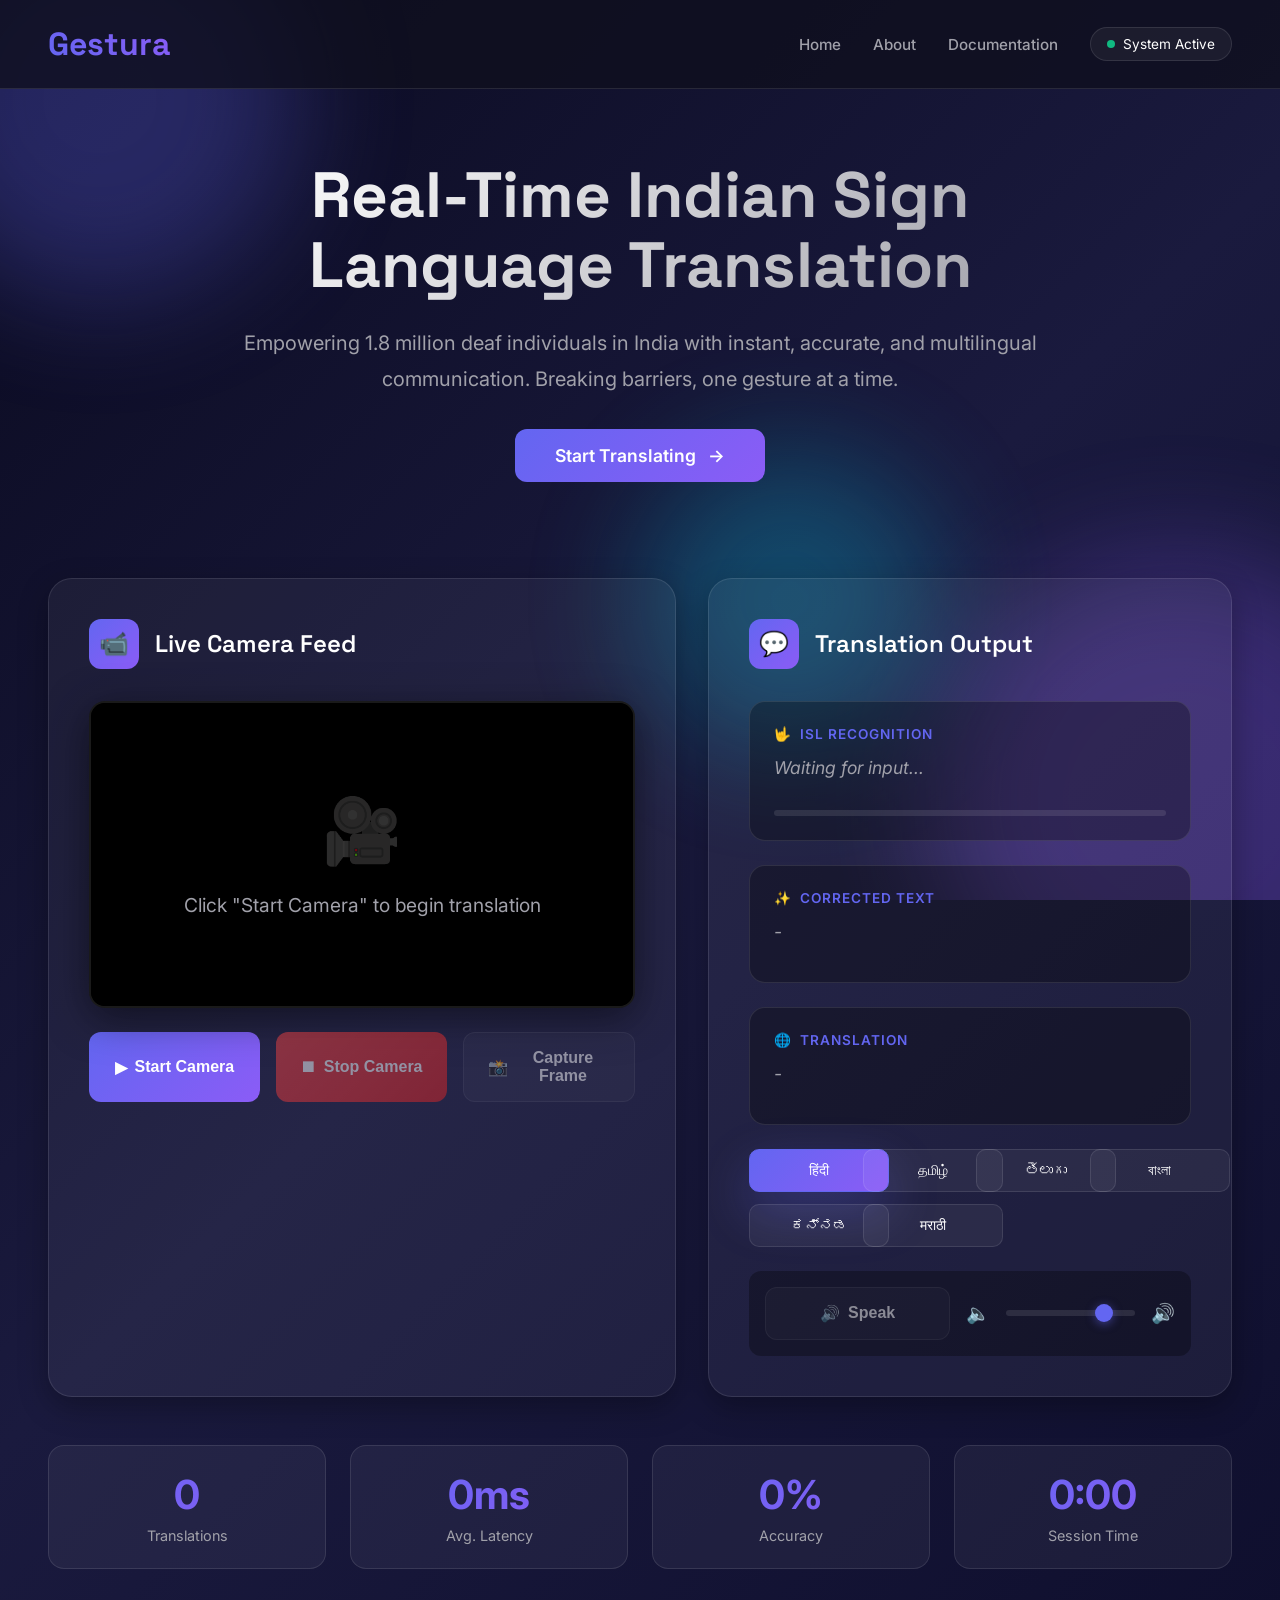
<file: frontend/index copy.html>
<!DOCTYPE html>
<html lang="en">
<head>
    <meta charset="UTF-8">
    <meta name="viewport" content="width=device-width, initial-scale=1.0">
    <title>Gestura | Breaking Communication Barriers</title>
    <link href="https://fonts.googleapis.com/css2?family=Inter:wght@300;400;500;600;700;800&family=Space+Grotesk:wght@400;500;600;700&display=swap" rel="stylesheet">
    <style>
        * {
            margin: 0;
            padding: 0;
            box-sizing: border-box;
        }

        :root {
            --primary: #6366f1;
            --primary-dark: #4f46e5;
            --accent: #8b5cf6;
            --success: #10b981;
            --danger: #ef4444;
            --warning: #f59e0b;
            --bg-dark: #0f0f1e;
            --bg-card: rgba(255, 255, 255, 0.03);
            --glass: rgba(255, 255, 255, 0.05);
            --glass-border: rgba(255, 255, 255, 0.1);
            --text-primary: #ffffff;
            --text-secondary: #a1a1aa;
            --shadow-primary: 0 20px 50px rgba(99, 102, 241, 0.3);
            --shadow-card: 0 10px 30px rgba(0, 0, 0, 0.3);
        }

        body {
            font-family: 'Inter', -apple-system, BlinkMacSystemFont, 'Segoe UI', sans-serif;
            background: linear-gradient(135deg, #0a0a1f 0%, #1a1a3e 50%, #0f0f2e 100%);
            color: var(--text-primary);
            min-height: 100vh;
            overflow-x: hidden;
            position: relative;
        }

        /* Animated Background */
        .bg-animation {
            position: fixed;
            width: 100%;
            height: 100%;
            top: 0;
            left: 0;
            z-index: 0;
            overflow: hidden;
            pointer-events: none;
        }

        .orb {
            position: absolute;
            border-radius: 50%;
            filter: blur(60px);
            opacity: 0.3;
            animation: float 20s infinite ease-in-out;
        }

        .orb-1 {
            width: 400px;
            height: 400px;
            background: var(--primary);
            top: -100px;
            left: -100px;
            animation-delay: 0s;
        }

        .orb-2 {
            width: 500px;
            height: 500px;
            background: var(--accent);
            bottom: -150px;
            right: -150px;
            animation-delay: 7s;
        }

        .orb-3 {
            width: 300px;
            height: 300px;
            background: #06b6d4;
            top: 50%;
            left: 50%;
            animation-delay: 14s;
        }

        @keyframes float {
            0%, 100% { transform: translate(0, 0) scale(1); }
            33% { transform: translate(50px, -50px) scale(1.1); }
            66% { transform: translate(-50px, 50px) scale(0.9); }
        }

        /* Landing Animation */
        #landing-screen {
            position: fixed;
            top: 0;
            left: 0;
            width: 100%;
            height: 100%;
            background: linear-gradient(135deg, #0a0a1f 0%, #1a1a3e 100%);
            display: flex;
            align-items: center;
            justify-content: center;
            z-index: 9999;
            animation: fadeOut 1s ease 3s forwards;
        }

        @keyframes fadeOut {
            to {
                opacity: 0;
                pointer-events: none;
            }
        }

        .landing-content {
            text-align: center;
        }

        .logo-reveal {
            font-family: 'Space Grotesk', sans-serif;
            font-size: 6rem;
            font-weight: 700;
            background: linear-gradient(45deg, #6366f1, #8b5cf6, #06b6d4, #10b981);
            background-size: 300% 300%;
            -webkit-background-clip: text;
            -webkit-text-fill-color: transparent;
            background-clip: text;
            animation: gradientShift 3s ease infinite, scaleIn 0.8s ease-out;
            letter-spacing: -0.02em;
        }

        @keyframes gradientShift {
            0%, 100% { background-position: 0% 50%; }
            50% { background-position: 100% 50%; }
        }

        @keyframes scaleIn {
            0% { transform: scale(0.5); opacity: 0; }
            100% { transform: scale(1); opacity: 1; }
        }

        .landing-tagline {
            font-size: 1.5rem;
            color: var(--text-secondary);
            margin-top: 1rem;
            animation: fadeInUp 1s ease 0.5s both;
        }

        @keyframes fadeInUp {
            from {
                opacity: 0;
                transform: translateY(30px);
            }
            to {
                opacity: 1;
                transform: translateY(0);
            }
        }

        /* Main Content */
        #main-content {
            position: relative;
            z-index: 1;
            opacity: 0;
            animation: fadeIn 1s ease 3s forwards;
        }

        @keyframes fadeIn {
            to { opacity: 1; }
        }

        /* Navigation */
        nav {
            position: fixed;
            top: 0;
            width: 100%;
            padding: 1.5rem 3rem;
            background: rgba(15, 15, 30, 0.8);
            backdrop-filter: blur(20px);
            border-bottom: 1px solid var(--glass-border);
            z-index: 100;
        }

        .nav-content {
            max-width: 1400px;
            margin: 0 auto;
            display: flex;
            justify-content: space-between;
            align-items: center;
        }

        .logo {
            font-family: 'Space Grotesk', sans-serif;
            font-size: 2rem;
            font-weight: 700;
            background: linear-gradient(45deg, var(--primary), var(--accent));
            -webkit-background-clip: text;
            -webkit-text-fill-color: transparent;
            background-clip: text;
        }

        .nav-links {
            display: flex;
            gap: 2rem;
            align-items: center;
        }

        .nav-link {
            color: var(--text-secondary);
            text-decoration: none;
            font-weight: 500;
            transition: color 0.3s;
            font-size: 0.95rem;
        }

        .nav-link:hover {
            color: var(--primary);
        }

        .status-badge {
            display: flex;
            align-items: center;
            gap: 0.5rem;
            padding: 0.5rem 1rem;
            background: var(--glass);
            border: 1px solid var(--glass-border);
            border-radius: 50px;
            font-size: 0.85rem;
        }

        .status-dot {
            width: 8px;
            height: 8px;
            border-radius: 50%;
            background: var(--success);
            animation: pulse 2s infinite;
        }

        @keyframes pulse {
            0%, 100% { opacity: 1; transform: scale(1); }
            50% { opacity: 0.5; transform: scale(1.2); }
        }

        /* Hero Section */
        .hero {
            padding: 10rem 3rem 3rem;
            text-align: center;
            max-width: 900px;
            margin: 0 auto;
        }

        .hero-title {
            font-family: 'Space Grotesk', sans-serif;
            font-size: 4rem;
            font-weight: 700;
            line-height: 1.1;
            margin-bottom: 1.5rem;
            background: linear-gradient(135deg, #ffffff 0%, #a1a1aa 100%);
            -webkit-background-clip: text;
            -webkit-text-fill-color: transparent;
            background-clip: text;
        }

        .hero-subtitle {
            font-size: 1.25rem;
            color: var(--text-secondary);
            line-height: 1.8;
            margin-bottom: 2rem;
        }

        .cta-button {
            display: inline-flex;
            align-items: center;
            gap: 0.75rem;
            padding: 1rem 2.5rem;
            background: linear-gradient(135deg, var(--primary), var(--accent));
            color: white;
            border: none;
            border-radius: 12px;
            font-size: 1.1rem;
            font-weight: 600;
            cursor: pointer;
            transition: all 0.3s;
            text-decoration: none;
        }

        .cta-button:hover {
            transform: translateY(-3px);
            box-shadow: var(--shadow-primary);
        }

        /* Main App Container */
        .app-container {
            max-width: 1600px;
            margin: 3rem auto;
            padding: 0 3rem;
        }

        .grid-layout {
            display: grid;
            grid-template-columns: 1.2fr 1fr;
            gap: 2rem;
            margin-bottom: 3rem;
        }

        /* Card Styles */
        .glass-card {
            background: var(--glass);
            backdrop-filter: blur(20px);
            border-radius: 24px;
            padding: 2.5rem;
            border: 1px solid var(--glass-border);
            box-shadow: var(--shadow-card);
            transition: all 0.3s;
        }

        .glass-card:hover {
            transform: translateY(-5px);
            border-color: rgba(99, 102, 241, 0.3);
            box-shadow: var(--shadow-primary);
        }

        .card-header {
            display: flex;
            align-items: center;
            gap: 1rem;
            margin-bottom: 2rem;
        }

        .card-icon {
            width: 50px;
            height: 50px;
            background: linear-gradient(135deg, var(--primary), var(--accent));
            border-radius: 12px;
            display: flex;
            align-items: center;
            justify-content: center;
            font-size: 1.5rem;
        }

        .card-title {
            font-family: 'Space Grotesk', sans-serif;
            font-size: 1.5rem;
            font-weight: 600;
        }

        /* Video Container */
        .video-wrapper {
            position: relative;
            width: 100%;
            aspect-ratio: 16/9;
            background: #000;
            border-radius: 16px;
            overflow: hidden;
            border: 2px solid var(--glass-border);
            box-shadow: 0 10px 40px rgba(0, 0, 0, 0.5);
        }

        #videoFeed {
            width: 100%;
            height: 100%;
            object-fit: cover;
        }

        .video-overlay {
            position: absolute;
            top: 0;
            left: 0;
            right: 0;
            bottom: 0;
            background: rgba(0, 0, 0, 0.8);
            backdrop-filter: blur(10px);
            display: flex;
            flex-direction: column;
            align-items: center;
            justify-content: center;
            gap: 1.5rem;
            transition: opacity 0.3s;
        }

        .video-overlay.hidden {
            opacity: 0;
            pointer-events: none;
        }

        .overlay-icon {
            font-size: 4rem;
            opacity: 0.5;
        }

        .overlay-text {
            font-size: 1.2rem;
            color: var(--text-secondary);
        }

        /* Recording Indicator */
        .recording-indicator {
            position: absolute;
            top: 1rem;
            right: 1rem;
            background: var(--danger);
            color: white;
            padding: 0.5rem 1rem;
            border-radius: 50px;
            font-size: 0.9rem;
            font-weight: 600;
            display: none;
            align-items: center;
            gap: 0.5rem;
            animation: pulse 2s infinite;
        }

        .recording-indicator.active {
            display: flex;
        }

        /* Controls */
        .controls {
            display: flex;
            gap: 1rem;
            margin-top: 1.5rem;
            flex-wrap: wrap;
        }

        button {
            flex: 1;
            min-width: 140px;
            padding: 1rem 1.5rem;
            font-size: 1rem;
            font-weight: 600;
            border: none;
            border-radius: 12px;
            cursor: pointer;
            transition: all 0.3s;
            display: flex;
            align-items: center;
            justify-content: center;
            gap: 0.5rem;
        }

        .btn-primary {
            background: linear-gradient(135deg, var(--primary), var(--accent));
            color: white;
        }

        .btn-primary:hover:not(:disabled) {
            transform: translateY(-2px);
            box-shadow: var(--shadow-primary);
        }

        .btn-secondary {
            background: var(--glass);
            color: white;
            border: 1px solid var(--glass-border);
        }

        .btn-secondary:hover:not(:disabled) {
            background: rgba(255, 255, 255, 0.1);
            border-color: var(--primary);
        }

        .btn-danger {
            background: linear-gradient(135deg, var(--danger), #dc2626);
            color: white;
        }

        .btn-danger:hover:not(:disabled) {
            transform: translateY(-2px);
            box-shadow: 0 10px 30px rgba(239, 68, 68, 0.3);
        }

        button:disabled {
            opacity: 0.5;
            cursor: not-allowed;
            transform: none !important;
        }

        /* Output Boxes */
        .output-section {
            display: flex;
            flex-direction: column;
            gap: 1.5rem;
        }

        .output-box {
            background: rgba(0, 0, 0, 0.3);
            border-radius: 16px;
            padding: 1.5rem;
            border: 1px solid var(--glass-border);
            transition: all 0.3s;
        }

        .output-box:hover {
            border-color: var(--primary);
            background: rgba(0, 0, 0, 0.4);
        }

        .output-label {
            font-size: 0.85rem;
            color: var(--primary);
            font-weight: 600;
            text-transform: uppercase;
            letter-spacing: 1px;
            margin-bottom: 0.75rem;
            display: flex;
            align-items: center;
            gap: 0.5rem;
        }

        .output-content {
            font-size: 1.5rem;
            color: white;
            line-height: 1.6;
            min-height: 40px;
            word-wrap: break-word;
        }

        .output-content.placeholder {
            color: var(--text-secondary);
            font-style: italic;
            font-size: 1.1rem;
        }

        .confidence-bar {
            margin-top: 1rem;
            height: 6px;
            background: rgba(255, 255, 255, 0.1);
            border-radius: 3px;
            overflow: hidden;
        }

        .confidence-fill {
            height: 100%;
            background: linear-gradient(90deg, var(--success), var(--primary));
            transition: width 0.5s;
            width: 0%;
        }

        /* Language Selector */
        .language-grid {
            display: grid;
            grid-template-columns: repeat(auto-fit, minmax(100px, 1fr));
            gap: 0.75rem;
            margin-top: 1.5rem;
        }

        .lang-btn {
            padding: 0.75rem 1rem;
            background: var(--glass);
            border: 1px solid var(--glass-border);
            border-radius: 10px;
            color: white;
            font-weight: 500;
            cursor: pointer;
            transition: all 0.3s;
            font-size: 0.9rem;
        }

        .lang-btn:hover {
            background: rgba(99, 102, 241, 0.2);
            border-color: var(--primary);
            transform: translateY(-2px);
        }

        .lang-btn.active {
            background: linear-gradient(135deg, var(--primary), var(--accent));
            border-color: var(--primary);
            box-shadow: var(--shadow-primary);
        }

        /* Audio Controls */
        .audio-section {
            display: flex;
            align-items: center;
            gap: 1rem;
            margin-top: 1.5rem;
            padding: 1rem;
            background: rgba(0, 0, 0, 0.3);
            border-radius: 12px;
        }

        .volume-control {
            flex: 1;
            display: flex;
            align-items: center;
            gap: 1rem;
        }

        .volume-slider {
            flex: 1;
            height: 6px;
            background: rgba(255, 255, 255, 0.1);
            border-radius: 3px;
            outline: none;
            -webkit-appearance: none;
            cursor: pointer;
        }

        .volume-slider::-webkit-slider-thumb {
            -webkit-appearance: none;
            width: 18px;
            height: 18px;
            background: var(--primary);
            border-radius: 50%;
            cursor: pointer;
            box-shadow: 0 2px 10px rgba(99, 102, 241, 0.5);
        }

        .volume-icon {
            font-size: 1.2rem;
        }

        /* Stats Section */
        .stats-grid {
            display: grid;
            grid-template-columns: repeat(auto-fit, minmax(200px, 1fr));
            gap: 1.5rem;
            margin-top: 3rem;
        }

        .stat-card {
            background: var(--glass);
            border: 1px solid var(--glass-border);
            border-radius: 16px;
            padding: 1.5rem;
            text-align: center;
            transition: all 0.3s;
        }

        .stat-card:hover {
            border-color: var(--primary);
            transform: translateY(-5px);
        }

        .stat-value {
            font-size: 2.5rem;
            font-weight: 700;
            background: linear-gradient(135deg, var(--primary), var(--accent));
            -webkit-background-clip: text;
            -webkit-text-fill-color: transparent;
            background-clip: text;
        }

        .stat-label {
            font-size: 0.9rem;
            color: var(--text-secondary);
            margin-top: 0.5rem;
        }

        /* Loading Spinner */
        .spinner {
            display: inline-block;
            width: 18px;
            height: 18px;
            border: 3px solid rgba(255, 255, 255, 0.3);
            border-top-color: white;
            border-radius: 50%;
            animation: spin 0.8s linear infinite;
        }

        @keyframes spin {
            to { transform: rotate(360deg); }
        }

        /* Toast Notifications */
        .toast {
            position: fixed;
            bottom: 2rem;
            right: 2rem;
            background: var(--glass);
            backdrop-filter: blur(20px);
            border: 1px solid var(--glass-border);
            border-radius: 12px;
            padding: 1rem 1.5rem;
            display: flex;
            align-items: center;
            gap: 1rem;
            z-index: 1000;
            animation: slideIn 0.3s ease;
            box-shadow: var(--shadow-card);
        }

        @keyframes slideIn {
            from {
                transform: translateX(400px);
                opacity: 0;
            }
            to {
                transform: translateX(0);
                opacity: 1;
            }
        }

        .toast.success { border-left: 4px solid var(--success); }
        .toast.error { border-left: 4px solid var(--danger); }
        .toast.warning { border-left: 4px solid var(--warning); }

        /* Responsive */
        @media (max-width: 1200px) {
            .grid-layout {
                grid-template-columns: 1fr;
            }
        }

        @media (max-width: 768px) {
            .hero-title {
                font-size: 2.5rem;
            }

            .logo-reveal {
                font-size: 3.5rem;
            }

            .app-container {
                padding: 0 1.5rem;
            }

            nav {
                padding: 1rem 1.5rem;
            }

            .nav-links {
                display: none;
            }
        }
    </style>
</head>
<body>
    <!-- Landing Animation -->
    <div id="landing-screen">
        <div class="landing-content">
            <div class="logo-reveal">Gestura</div>
            <div class="landing-tagline">Breaking Communication Barriers</div>
        </div>
    </div>

    <!-- Background Animation -->
    <div class="bg-animation">
        <div class="orb orb-1"></div>
        <div class="orb orb-2"></div>
        <div class="orb orb-3"></div>
    </div>

    <!-- Main Content -->
    <div id="main-content">
        <!-- Navigation -->
        <nav>
            <div class="nav-content">
                <div class="logo">Gestura</div>
                <div class="nav-links">
                    <a href="#" class="nav-link">Home</a>
                    <a href="#" class="nav-link">About</a>
                    <a href="#" class="nav-link">Documentation</a>
                    <div class="status-badge">
                        <div class="status-dot"></div>
                        <span>System Active</span>
                    </div>
                </div>
            </div>
        </nav>

        <!-- Hero Section -->
        <section class="hero">
            <h1 class="hero-title">Real-Time Indian Sign Language Translation</h1>
            <p class="hero-subtitle">
                Empowering 1.8 million deaf individuals in India with instant, accurate, and multilingual communication. 
                Breaking barriers, one gesture at a time.
            </p>
            <a href="#app" class="cta-button">
                Start Translating
                <span>→</span>
            </a>
        </section>

        <!-- Main Application -->
        <div class="app-container" id="app">
            <div class="grid-layout">
                <!-- Camera Section -->
                <div class="glass-card">
                    <div class="card-header">
                        <div class="card-icon">📹</div>
                        <div class="card-title">Live Camera Feed</div>
                    </div>

                    <div class="video-wrapper">
                        <video id="videoFeed" autoplay playsinline></video>
                        <div class="video-overlay" id="videoOverlay">
                            <div class="overlay-icon">🎥</div>
                            <div class="overlay-text">Click "Start Camera" to begin translation</div>
                        </div>
                        <div class="recording-indicator" id="recordingIndicator">
                            <div class="spinner"></div>
                            Processing...
                        </div>
                    </div>

                    <div class="controls">
                        <button class="btn-primary" id="startBtn">
                            <span>▶</span>
                            Start Camera
                        </button>
                        <button class="btn-danger" id="stopBtn" disabled>
                            <span>⏹</span>
                            Stop Camera
                        </button>
                        <button class="btn-secondary" id="captureBtn" disabled>
                            <span>📸</span>
                            Capture Frame
                        </button>
                    </div>
                </div>

                <!-- Output Section -->
                <div class="glass-card">
                    <div class="card-header">
                        <div class="card-icon">💬</div>
                        <div class="card-title">Translation Output</div>
                    </div>

                    <div class="output-section">
                        <!-- ISL Recognition -->
                        <div class="output-box">
                            <div class="output-label">
                                <span>🤟</span>
                                ISL Recognition
                            </div>
                            <div class="output-content placeholder" id="islOutput">
                                Waiting for input...
                            </div>
                            <div class="confidence-bar">
                                <div class="confidence-fill" id="confidenceBar"></div>
                            </div>
                        </div>

                        <!-- Corrected Text -->
                        <div class="output-box">
                            <div class="output-label">
                                <span>✨</span>
                                Corrected Text
                            </div>
                            <div class="output-content placeholder" id="correctedOutput">
                                -
                            </div>
                        </div>

                        <!-- Translation -->
                        <div class="output-box">
                            <div class="output-label">
                                <span>🌐</span>
                                Translation
                            </div>
                            <div class="output-content placeholder" id="translationOutput">
                                -
                            </div>
                        </div>
                    </div>

                    <!-- Language Selector -->
                    <div class="language-grid">
                        <button class="lang-btn active" data-lang="Hindi">हिंदी</button>
                        <button class="lang-btn" data-lang="Tamil">தமிழ்</button>
                        <button class="lang-btn" data-lang="Telugu">తెలుగు</button>
                        <button class="lang-btn" data-lang="Bengali">বাংলা</button>
                        <button class="lang-btn" data-lang="Kannada">ಕನ್ನಡ</button>
                        <button class="lang-btn" data-lang="Marathi">मराठी</button>
                    </div>

                    <!-- Audio Controls -->
                    <div class="audio-section">
                        <button class="btn-secondary" id="speakBtn" disabled style="min-width: auto;">
                            <span>🔊</span>
                            Speak
                        </button>
                        <div class="volume-control">
                            <span class="volume-icon">🔈</span>
                            <input type="range" class="volume-slider" id="volumeSlider" min="0" max="100" value="80">
                            <span class="volume-icon">🔊</span>
                        </div>
                    </div>
                </div>
            </div>

            <!-- Stats Section -->
            <div class="stats-grid">
                <div class="stat-card">
                    <div class="stat-value" id="translationCount">0</div>
                    <div class="stat-label">Translations</div>
                </div>
                <div class="stat-card">
                    <div class="stat-value" id="avgLatency">0ms</div>
                    <div class="stat-label">Avg. Latency</div>
                </div>
                <div class="stat-card">
                    <div class="stat-value" id="accuracy">0%</div>
                    <div class="stat-label">Accuracy</div>
                </div>
                <div class="stat-card">
                    <div class="stat-value" id="uptime">0:00</div>
                    <div class="stat-label">Session Time</div>
                </div>
            </div>
        </div>
    </div>

    <script>
        // Configuration
        const BACKEND_URL = 'http://127.0.0.1:5000';
        let stream = null;
        let isProcessing = false;
        let selectedLanguage = 'Hindi';
        let translationCount = 0;
        let sessionStartTime = null;
        let latencies = [];

        // Elements
        const videoFeed = document.getElementById('videoFeed');
        const videoOverlay = document.getElementById('videoOverlay');
        const recordingIndicator = document.getElementById('recordingIndicator');
        const startBtn = document.getElementById('startBtn');
        const stopBtn = document.getElementById('stopBtn');
        const captureBtn = document.getElementById('captureBtn');
        const islOutput = document.getElementById('islOutput');
        const correctedOutput = document.getElementById('correctedOutput');
        const translationOutput = document.getElementById('translationOutput');
        const confidenceBar = document.getElementById('confidenceBar');
        const speakBtn = document.getElementById('speakBtn');
        const volumeSlider = document.getElementById('volumeSlider');

        // Stats elements
        const translationCountEl = document.getElementById('translationCount');
        const avgLatencyEl = document.getElementById('avgLatency');
        const accuracyEl = document.getElementById('accuracy');
        const uptimeEl = document.getElementById('uptime');

        // Language selector
        document.querySelectorAll('.lang-btn').forEach(btn => {
            btn.addEventListener('click', () => {
                document.querySelectorAll('.lang-btn').forEach(b => b.classList.remove('active'));
                btn.classList.add('active');
                selectedLanguage =
</file>
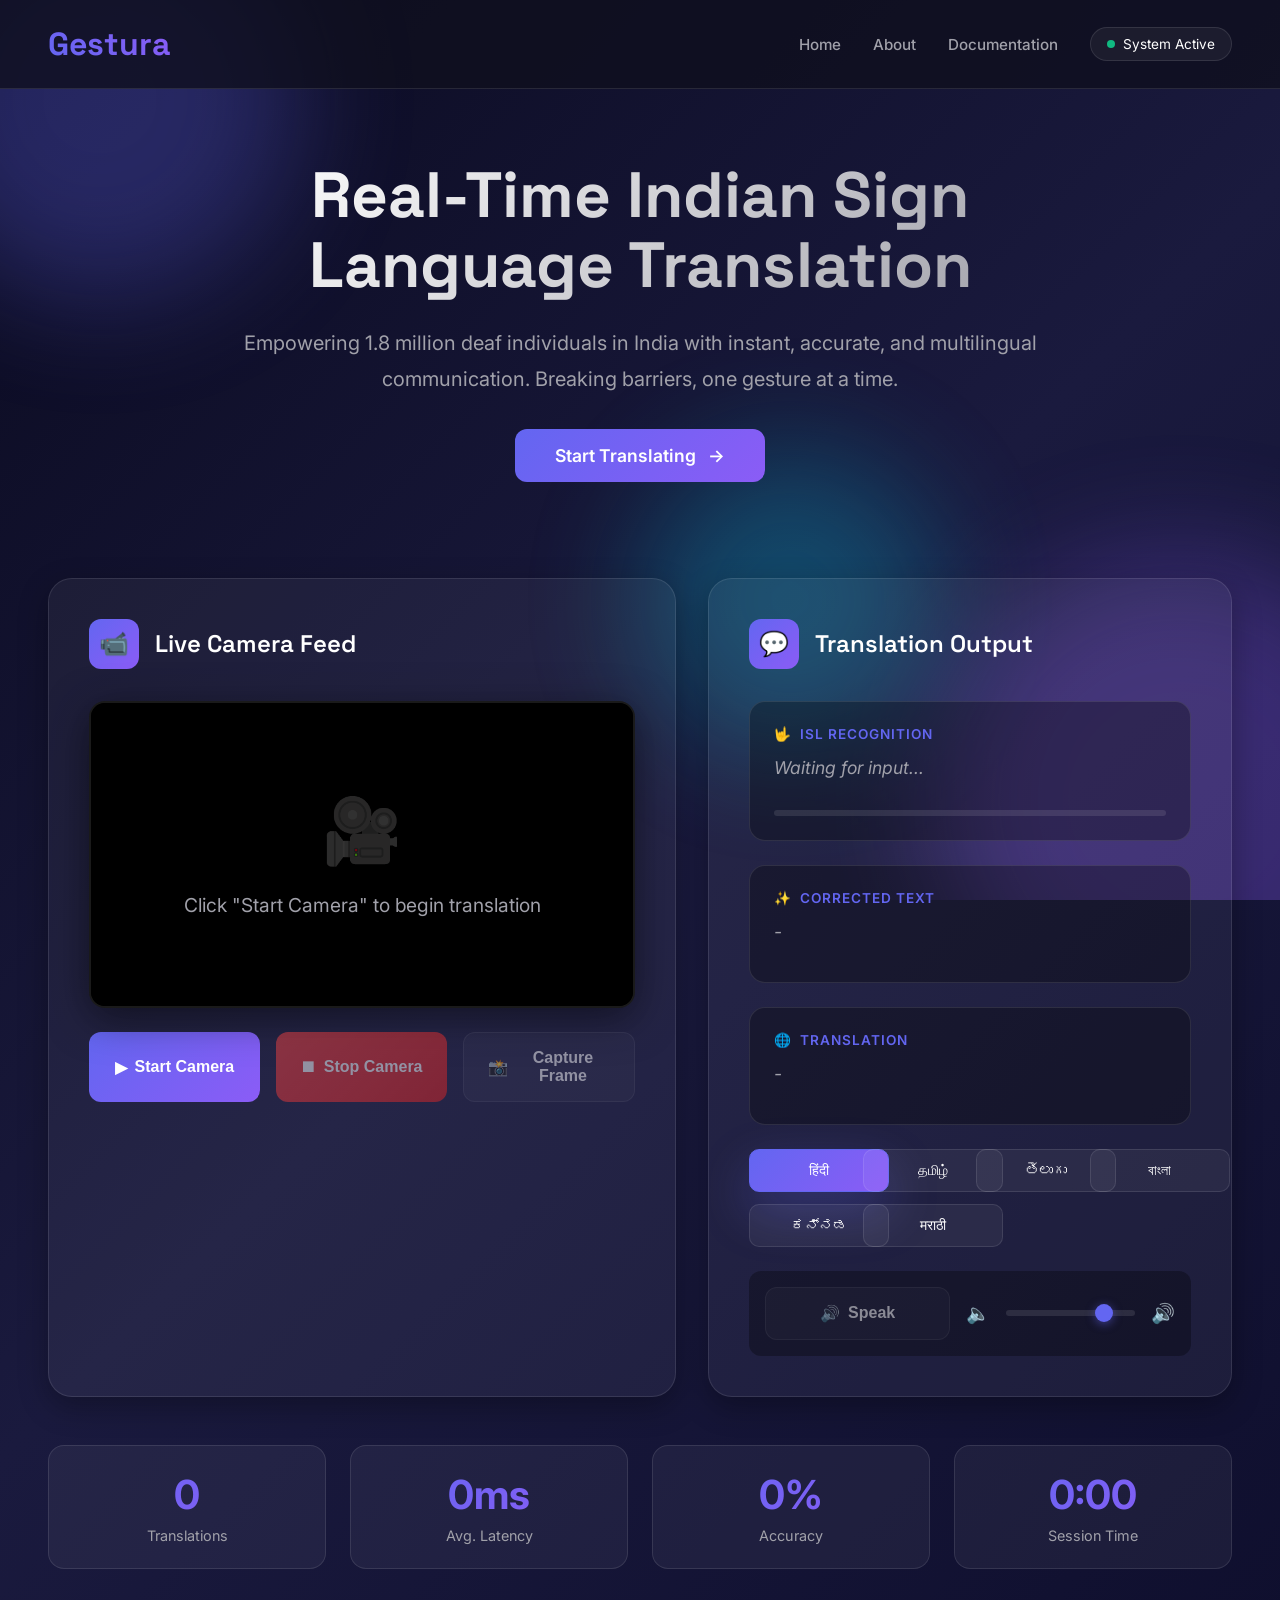
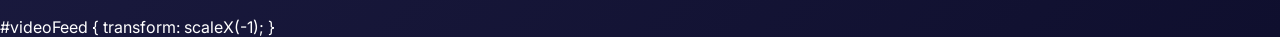
<file: frontend/index_og.html>
<!DOCTYPE html>
<html lang="en">
<head>
    <meta charset="UTF-8">
    <meta name="viewport" content="width=device-width, initial-scale=1.0">
    <title>Gestura | Breaking Communication Barriers</title>
    <link href="https://fonts.googleapis.com/css2?family=Inter:wght@300;400;500;600;700;800&family=Space+Grotesk:wght@400;500;600;700&display=swap" rel="stylesheet">
    <style>
        * {
            margin: 0;
            padding: 0;
            box-sizing: border-box;
        }

        :root {
            --primary: #6366f1;
            --primary-dark: #4f46e5;
            --accent: #8b5cf6;
            --success: #10b981;
            --danger: #ef4444;
            --warning: #f59e0b;
            --bg-dark: #0f0f1e;
            --bg-card: rgba(255, 255, 255, 0.03);
            --glass: rgba(255, 255, 255, 0.05);
            --glass-border: rgba(255, 255, 255, 0.1);
            --text-primary: #ffffff;
            --text-secondary: #a1a1aa;
            --shadow-primary: 0 20px 50px rgba(99, 102, 241, 0.3);
            --shadow-card: 0 10px 30px rgba(0, 0, 0, 0.3);
        }

        body {
            font-family: 'Inter', -apple-system, BlinkMacSystemFont, 'Segoe UI', sans-serif;
            background: linear-gradient(135deg, #0a0a1f 0%, #1a1a3e 50%, #0f0f2e 100%);
            color: var(--text-primary);
            min-height: 100vh;
            overflow-x: hidden;
            position: relative;
        }

        /* Animated Background */
        .bg-animation {
            position: fixed;
            width: 100%;
            height: 100%;
            top: 0;
            left: 0;
            z-index: 0;
            overflow: hidden;
            pointer-events: none;
        }

        .orb {
            position: absolute;
            border-radius: 50%;
            filter: blur(60px);
            opacity: 0.3;
            animation: float 20s infinite ease-in-out;
        }

        .orb-1 {
            width: 400px;
            height: 400px;
            background: var(--primary);
            top: -100px;
            left: -100px;
            animation-delay: 0s;
        }

        .orb-2 {
            width: 500px;
            height: 500px;
            background: var(--accent);
            bottom: -150px;
            right: -150px;
            animation-delay: 7s;
        }

        .orb-3 {
            width: 300px;
            height: 300px;
            background: #06b6d4;
            top: 50%;
            left: 50%;
            animation-delay: 14s;
        }

        @keyframes float {
            0%, 100% { transform: translate(0, 0) scale(1); }
            33% { transform: translate(50px, -50px) scale(1.1); }
            66% { transform: translate(-50px, 50px) scale(0.9); }
        }

        /* Landing Animation */
        #landing-screen {
            position: fixed;
            top: 0;
            left: 0;
            width: 100%;
            height: 100%;
            background: linear-gradient(135deg, #0a0a1f 0%, #1a1a3e 100%);
            display: flex;
            align-items: center;
            justify-content: center;
            z-index: 9999;
            animation: fadeOut 1s ease 3s forwards;
        }

        @keyframes fadeOut {
            to {
                opacity: 0;
                pointer-events: none;
            }
        }

        .landing-content {
            text-align: center;
        }

        .logo-reveal {
            font-family: 'Space Grotesk', sans-serif;
            font-size: 6rem;
            font-weight: 700;
            background: linear-gradient(45deg, #6366f1, #8b5cf6, #06b6d4, #10b981);
            background-size: 300% 300%;
            -webkit-background-clip: text;
            -webkit-text-fill-color: transparent;
            background-clip: text;
            animation: gradientShift 3s ease infinite, scaleIn 0.8s ease-out;
            letter-spacing: -0.02em;
        }

        @keyframes gradientShift {
            0%, 100% { background-position: 0% 50%; }
            50% { background-position: 100% 50%; }
        }

        @keyframes scaleIn {
            0% { transform: scale(0.5); opacity: 0; }
            100% { transform: scale(1); opacity: 1; }
        }

        .landing-tagline {
            font-size: 1.5rem;
            color: var(--text-secondary);
            margin-top: 1rem;
            animation: fadeInUp 1s ease 0.5s both;
        }

        @keyframes fadeInUp {
            from {
                opacity: 0;
                transform: translateY(30px);
            }
            to {
                opacity: 1;
                transform: translateY(0);
            }
        }

        /* Main Content */
        #main-content {
            position: relative;
            z-index: 1;
            opacity: 0;
            animation: fadeIn 1s ease 3s forwards;
        }

        @keyframes fadeIn {
            to { opacity: 1; }
        }

        /* Navigation */
        nav {
            position: fixed;
            top: 0;
            width: 100%;
            padding: 1.5rem 3rem;
            background: rgba(15, 15, 30, 0.8);
            backdrop-filter: blur(20px);
            border-bottom: 1px solid var(--glass-border);
            z-index: 100;
        }

        .nav-content {
            max-width: 1400px;
            margin: 0 auto;
            display: flex;
            justify-content: space-between;
            align-items: center;
        }

        .logo {
            font-family: 'Space Grotesk', sans-serif;
            font-size: 2rem;
            font-weight: 700;
            background: linear-gradient(45deg, var(--primary), var(--accent));
            -webkit-background-clip: text;
            -webkit-text-fill-color: transparent;
            background-clip: text;
        }

        .nav-links {
            display: flex;
            gap: 2rem;
            align-items: center;
        }

        .nav-link {
            color: var(--text-secondary);
            text-decoration: none;
            font-weight: 500;
            transition: color 0.3s;
            font-size: 0.95rem;
        }

        .nav-link:hover {
            color: var(--primary);
        }

        .status-badge {
            display: flex;
            align-items: center;
            gap: 0.5rem;
            padding: 0.5rem 1rem;
            background: var(--glass);
            border: 1px solid var(--glass-border);
            border-radius: 50px;
            font-size: 0.85rem;
        }

        .status-dot {
            width: 8px;
            height: 8px;
            border-radius: 50%;
            background: var(--success);
            animation: pulse 2s infinite;
        }

        @keyframes pulse {
            0%, 100% { opacity: 1; transform: scale(1); }
            50% { opacity: 0.5; transform: scale(1.2); }
        }

        /* Hero Section */
        .hero {
            padding: 10rem 3rem 3rem;
            text-align: center;
            max-width: 900px;
            margin: 0 auto;
        }

        .hero-title {
            font-family: 'Space Grotesk', sans-serif;
            font-size: 4rem;
            font-weight: 700;
            line-height: 1.1;
            margin-bottom: 1.5rem;
            background: linear-gradient(135deg, #ffffff 0%, #a1a1aa 100%);
            -webkit-background-clip: text;
            -webkit-text-fill-color: transparent;
            background-clip: text;
        }

        .hero-subtitle {
            font-size: 1.25rem;
            color: var(--text-secondary);
            line-height: 1.8;
            margin-bottom: 2rem;
        }

        .cta-button {
            display: inline-flex;
            align-items: center;
            gap: 0.75rem;
            padding: 1rem 2.5rem;
            background: linear-gradient(135deg, var(--primary), var(--accent));
            color: white;
            border: none;
            border-radius: 12px;
            font-size: 1.1rem;
            font-weight: 600;
            cursor: pointer;
            transition: all 0.3s;
            text-decoration: none;
        }

        .cta-button:hover {
            transform: translateY(-3px);
            box-shadow: var(--shadow-primary);
        }

        /* Main App Container */
        .app-container {
            max-width: 1600px;
            margin: 3rem auto;
            padding: 0 3rem;
        }

        .grid-layout {
            display: grid;
            grid-template-columns: 1.2fr 1fr;
            gap: 2rem;
            margin-bottom: 3rem;
        }

        /* Card Styles */
        .glass-card {
            background: var(--glass);
            backdrop-filter: blur(20px);
            border-radius: 24px;
            padding: 2.5rem;
            border: 1px solid var(--glass-border);
            box-shadow: var(--shadow-card);
            transition: all 0.3s;
        }

        .glass-card:hover {
            transform: translateY(-5px);
            border-color: rgba(99, 102, 241, 0.3);
            box-shadow: var(--shadow-primary);
        }

        .card-header {
            display: flex;
            align-items: center;
            gap: 1rem;
            margin-bottom: 2rem;
        }

        .card-icon {
            width: 50px;
            height: 50px;
            background: linear-gradient(135deg, var(--primary), var(--accent));
            border-radius: 12px;
            display: flex;
            align-items: center;
            justify-content: center;
            font-size: 1.5rem;
        }

        .card-title {
            font-family: 'Space Grotesk', sans-serif;
            font-size: 1.5rem;
            font-weight: 600;
        }

        /* Video Container */
        .video-wrapper {
            position: relative;
            width: 100%;
            aspect-ratio: 16/9;
            background: #000;
            border-radius: 16px;
            overflow: hidden;
            border: 2px solid var(--glass-border);
            box-shadow: 0 10px 40px rgba(0, 0, 0, 0.5);
        }

        #videoFeed {
            width: 100%;
            height: 100%;
            object-fit: cover;
        }

        .video-overlay {
            position: absolute;
            top: 0;
            left: 0;
            right: 0;
            bottom: 0;
            background: rgba(0, 0, 0, 0.8);
            backdrop-filter: blur(10px);
            display: flex;
            flex-direction: column;
            align-items: center;
            justify-content: center;
            gap: 1.5rem;
            transition: opacity 0.3s;
        }

        .video-overlay.hidden {
            opacity: 0;
            pointer-events: none;
        }

        .overlay-icon {
            font-size: 4rem;
            opacity: 0.5;
        }

        .overlay-text {
            font-size: 1.2rem;
            color: var(--text-secondary);
        }

        /* Recording Indicator */
        .recording-indicator {
            position: absolute;
            top: 1rem;
            right: 1rem;
            background: var(--danger);
            color: white;
            padding: 0.5rem 1rem;
            border-radius: 50px;
            font-size: 0.9rem;
            font-weight: 600;
            display: none;
            align-items: center;
            gap: 0.5rem;
            animation: pulse 2s infinite;
        }

        .recording-indicator.active {
            display: flex;
        }

        /* Controls */
        .controls {
            display: flex;
            gap: 1rem;
            margin-top: 1.5rem;
            flex-wrap: wrap;
        }

        button {
            flex: 1;
            min-width: 140px;
            padding: 1rem 1.5rem;
            font-size: 1rem;
            font-weight: 600;
            border: none;
            border-radius: 12px;
            cursor: pointer;
            transition: all 0.3s;
            display: flex;
            align-items: center;
            justify-content: center;
            gap: 0.5rem;
        }

        .btn-primary {
            background: linear-gradient(135deg, var(--primary), var(--accent));
            color: white;
        }

        .btn-primary:hover:not(:disabled) {
            transform: translateY(-2px);
            box-shadow: var(--shadow-primary);
        }

        .btn-secondary {
            background: var(--glass);
            color: white;
            border: 1px solid var(--glass-border);
        }

        .btn-secondary:hover:not(:disabled) {
            background: rgba(255, 255, 255, 0.1);
            border-color: var(--primary);
        }

        .btn-danger {
            background: linear-gradient(135deg, var(--danger), #dc2626);
            color: white;
        }

        .btn-danger:hover:not(:disabled) {
            transform: translateY(-2px);
            box-shadow: 0 10px 30px rgba(239, 68, 68, 0.3);
        }

        button:disabled {
            opacity: 0.5;
            cursor: not-allowed;
            transform: none !important;
        }

        /* Output Boxes */
        .output-section {
            display: flex;
            flex-direction: column;
            gap: 1.5rem;
        }

        .output-box {
            background: rgba(0, 0, 0, 0.3);
            border-radius: 16px;
            padding: 1.5rem;
            border: 1px solid var(--glass-border);
            transition: all 0.3s;
        }

        .output-box:hover {
            border-color: var(--primary);
            background: rgba(0, 0, 0, 0.4);
        }

        .output-label {
            font-size: 0.85rem;
            color: var(--primary);
            font-weight: 600;
            text-transform: uppercase;
            letter-spacing: 1px;
            margin-bottom: 0.75rem;
            display: flex;
            align-items: center;
            gap: 0.5rem;
        }

        .output-content {
            font-size: 1.5rem;
            color: white;
            line-height: 1.6;
            min-height: 40px;
            word-wrap: break-word;
        }

        .output-content.placeholder {
            color: var(--text-secondary);
            font-style: italic;
            font-size: 1.1rem;
        }

        .confidence-bar {
            margin-top: 1rem;
            height: 6px;
            background: rgba(255, 255, 255, 0.1);
            border-radius: 3px;
            overflow: hidden;
        }

        .confidence-fill {
            height: 100%;
            background: linear-gradient(90deg, var(--success), var(--primary));
            transition: width 0.5s;
            width: 0%;
        }

        /* Language Selector */
        .language-grid {
            display: grid;
            grid-template-columns: repeat(auto-fit, minmax(100px, 1fr));
            gap: 0.75rem;
            margin-top: 1.5rem;
        }

        .lang-btn {
            padding: 0.75rem 1rem;
            background: var(--glass);
            border: 1px solid var(--glass-border);
            border-radius: 10px;
            color: white;
            font-weight: 500;
            cursor: pointer;
            transition: all 0.3s;
            font-size: 0.9rem;
        }

        .lang-btn:hover {
            background: rgba(99, 102, 241, 0.2);
            border-color: var(--primary);
            transform: translateY(-2px);
        }

        .lang-btn.active {
            background: linear-gradient(135deg, var(--primary), var(--accent));
            border-color: var(--primary);
            box-shadow: var(--shadow-primary);
        }

        /* Audio Controls */
        .audio-section {
            display: flex;
            align-items: center;
            gap: 1rem;
            margin-top: 1.5rem;
            padding: 1rem;
            background: rgba(0, 0, 0, 0.3);
            border-radius: 12px;
        }

        .volume-control {
            flex: 1;
            display: flex;
            align-items: center;
            gap: 1rem;
        }

        .volume-slider {
            flex: 1;
            height: 6px;
            background: rgba(255, 255, 255, 0.1);
            border-radius: 3px;
            outline: none;
            -webkit-appearance: none;
            cursor: pointer;
        }

        .volume-slider::-webkit-slider-thumb {
            -webkit-appearance: none;
            width: 18px;
            height: 18px;
            background: var(--primary);
            border-radius: 50%;
            cursor: pointer;
            box-shadow: 0 2px 10px rgba(99, 102, 241, 0.5);
        }

        .volume-icon {
            font-size: 1.2rem;
        }

        /* Stats Section */
        .stats-grid {
            display: grid;
            grid-template-columns: repeat(auto-fit, minmax(200px, 1fr));
            gap: 1.5rem;
            margin-top: 3rem;
        }

        .stat-card {
            background: var(--glass);
            border: 1px solid var(--glass-border);
            border-radius: 16px;
            padding: 1.5rem;
            text-align: center;
            transition: all 0.3s;
        }

        .stat-card:hover {
            border-color: var(--primary);
            transform: translateY(-5px);
        }

        .stat-value {
            font-size: 2.5rem;
            font-weight: 700;
            background: linear-gradient(135deg, var(--primary), var(--accent));
            -webkit-background-clip: text;
            -webkit-text-fill-color: transparent;
            background-clip: text;
        }

        .stat-label {
            font-size: 0.9rem;
            color: var(--text-secondary);
            margin-top: 0.5rem;
        }

        /* Loading Spinner */
        .spinner {
            display: inline-block;
            width: 18px;
            height: 18px;
            border: 3px solid rgba(255, 255, 255, 0.3);
            border-top-color: white;
            border-radius: 50%;
            animation: spin 0.8s linear infinite;
        }

        @keyframes spin {
            to { transform: rotate(360deg); }
        }

        /* Toast Notifications */
        .toast {
            position: fixed;
            bottom: 2rem;
            right: 2rem;
            background: var(--glass);
            backdrop-filter: blur(20px);
            border: 1px solid var(--glass-border);
            border-radius: 12px;
            padding: 1rem 1.5rem;
            display: flex;
            align-items: center;
            gap: 1rem;
            z-index: 1000;
            animation: slideIn 0.3s ease;
            box-shadow: var(--shadow-card);
        }

        @keyframes slideIn {
            from {
                transform: translateX(400px);
                opacity: 0;
            }
            to {
                transform: translateX(0);
                opacity: 1;
            }
        }

        .toast.success { border-left: 4px solid var(--success); }
        .toast.error { border-left: 4px solid var(--danger); }
        .toast.warning { border-left: 4px solid var(--warning); }

        /* Responsive */
        @media (max-width: 1200px) {
            .grid-layout {
                grid-template-columns: 1fr;
            }
        }

        @media (max-width: 768px) {
            .hero-title {
                font-size: 2.5rem;
            }

            .logo-reveal {
                font-size: 3.5rem;
            }

            .app-container {
                padding: 0 1.5rem;
            }

            nav {
                padding: 1rem 1.5rem;
            }

            .nav-links {
                display: none;
            }
        }
    </style>
</head>
<body>
    <!-- Landing Animation -->
    <div id="landing-screen">
        <div class="landing-content">
            <div class="logo-reveal">Gestura</div>
            <div class="landing-tagline">Breaking Communication Barriers</div>
        </div>
    </div>

    <!-- Background Animation -->
    <div class="bg-animation">
        <div class="orb orb-1"></div>
        <div class="orb orb-2"></div>
        <div class="orb orb-3"></div>
    </div>

    <!-- Main Content -->
    <div id="main-content">
        <!-- Navigation -->
        <nav>
            <div class="nav-content">
                <div class="logo">Gestura</div>
                <div class="nav-links">
                    <a href="#" class="nav-link">Home</a>
                    <a href="#" class="nav-link">About</a>
                    <a href="#" class="nav-link">Documentation</a>
                    <div class="status-badge">
                        <div class="status-dot"></div>
                        <span>System Active</span>
                    </div>
                </div>
            </div>
        </nav>

        <!-- Hero Section -->
        <section class="hero">
            <h1 class="hero-title">Real-Time Indian Sign Language Translation</h1>
            <p class="hero-subtitle">
                Empowering 1.8 million deaf individuals in India with instant, accurate, and multilingual communication. 
                Breaking barriers, one gesture at a time.
            </p>
            <a href="#app" class="cta-button">
                Start Translating
                <span>→</span>
            </a>
        </section>

        <!-- Main Application -->
        <div class="app-container" id="app">
            <div class="grid-layout">
                <!-- Camera Section -->
                <div class="glass-card">
                    <div class="card-header">
                        <div class="card-icon">📹</div>
                        <div class="card-title">Live Camera Feed</div>
                    </div>

                    <div class="video-wrapper">
                        <video id="videoFeed" autoplay playsinline style="transform: scaleX(-1);"></video>
                        <div class="video-overlay" id="videoOverlay">
                            <div class="overlay-icon">🎥</div>
                            <div class="overlay-text">Click "Start Camera" to begin translation</div>
                        </div>
                        <div class="recording-indicator" id="recordingIndicator">
                            <div class="spinner"></div>
                            Processing...
                        </div>
                    </div>

                    <div class="controls">
                        <button class="btn-primary" id="startBtn">
                            <span>▶</span>
                            Start Camera
                        </button>
                        <button class="btn-danger" id="stopBtn" disabled>
                            <span>⏹</span>
                            Stop Camera
                        </button>
                        <button class="btn-secondary" id="captureBtn" disabled>
                            <span>📸</span>
                            Capture Frame
                        </button>
                    </div>
                </div>

                <!-- Output Section -->
                <div class="glass-card">
                    <div class="card-header">
                        <div class="card-icon">💬</div>
                        <div class="card-title">Translation Output</div>
                    </div>

                    <div class="output-section">
                        <!-- ISL Recognition -->
                        <div class="output-box">
                            <div class="output-label">
                                <span>🤟</span>
                                ISL Recognition
                            </div>
                            <div class="output-content placeholder" id="islOutput">
                                Waiting for input...
                            </div>
                            <div class="confidence-bar">
                                <div class="confidence-fill" id="confidenceBar"></div>
                            </div>
                        </div>

                        <!-- Corrected Text -->
                        <div class="output-box">
                            <div class="output-label">
                                <span>✨</span>
                                Corrected Text
                            </div>
                            <div class="output-content placeholder" id="correctedOutput">
                                -
                            </div>
                        </div>

                        <!-- Translation -->
                        <div class="output-box">
                            <div class="output-label">
                                <span>🌐</span>
                                Translation
                            </div>
                            <div class="output-content placeholder" id="translationOutput">
                                -
                            </div>
                        </div>
                    </div>

                    <!-- Language Selector -->
                    <div class="language-grid">
                        <button class="lang-btn active" data-lang="Hindi">हिंदी</button>
                        <button class="lang-btn" data-lang="Tamil">தமிழ்</button>
                        <button class="lang-btn" data-lang="Telugu">తెలుగు</button>
                        <button class="lang-btn" data-lang="Bengali">বাংলা</button>
                        <button class="lang-btn" data-lang="Kannada">ಕನ್ನಡ</button>
                        <button class="lang-btn" data-lang="Marathi">मराठी</button>
                    </div>

                    <!-- Audio Controls -->
                    <div class="audio-section">
                        <button class="btn-secondary" id="speakBtn" disabled style="min-width: auto;">
                            <span>🔊</span>
                            Speak
                        </button>
                        <div class="volume-control">
                            <span class="volume-icon">🔈</span>
                            <input type="range" class="volume-slider" id="volumeSlider" min="0" max="100" value="80">
                            <span class="volume-icon">🔊</span>
                        </div>
                    </div>
                </div>
            </div>

            <!-- Stats Section -->
            <div class="stats-grid">
                <div class="stat-card">
                    <div class="stat-value" id="translationCount">0</div>
                    <div class="stat-label">Translations</div>
                </div>
                <div class="stat-card">
                    <div class="stat-value" id="avgLatency">0ms</div>
                    <div class="stat-label">Avg. Latency</div>
                </div>
                <div class="stat-card">
                    <div class="stat-value" id="accuracy">0%</div>
                    <div class="stat-label">Accuracy</div>
                </div>
                <div class="stat-card">
                    <div class="stat-value" id="uptime">0:00</div>
                    <div class="stat-label">Session Time</div>
                </div>
            </div>
        </div>
    </div>

    <script>
// ====== CONFIG ======
const BACKEND_URL = "http://127.0.0.1:5000"; // change port if needed

// ====== STATE ======
let stream = null;
let isProcessing = false;
let selectedLanguage = "Hindi";
let translationCount = 0;
let sessionStartTime = null;
let latencies = [];

// ====== ELEMENTS ======
const videoFeed = document.getElementById('videoFeed');
const videoOverlay = document.getElementById('videoOverlay');
const recordingIndicator = document.getElementById('recordingIndicator');
const startBtn = document.getElementById('startBtn');
const stopBtn = document.getElementById('stopBtn');
const captureBtn = document.getElementById('captureBtn');
const islOutput = document.getElementById('islOutput');
const correctedOutput = document.getElementById('correctedOutput');
const translationOutput = document.getElementById('translationOutput');
const confidenceBar = document.getElementById('confidenceBar');
const speakBtn = document.getElementById('speakBtn');
const volumeSlider = document.getElementById('volumeSlider');
const translationCountEl = document.getElementById('translationCount');
const avgLatencyEl = document.getElementById('avgLatency');
const accuracyEl = document.getElementById('accuracy');
const uptimeEl = document.getElementById('uptime');

// ====== HELPERS ======
const avg = (a)=> a.length ? Math.round(a.reduce((x,y)=>x+y,0)/a.length) : 0;
const fmtMs = (ms)=> `${ms}ms`;
function showToast(msg, type="success"){
  // simple inline toast (no DOM in your markup): quick feedback in console + alert on error
  if(type==="error"){ console.error(msg); } else { console.log(msg); }
}

async function healthPing(){
  try{
    const r = await fetch(`${BACKEND_URL}/health`);
    const d = await r.json();
    console.log("Health:", d);
  }catch(_){ console.warn("Backend offline"); }
}
healthPing();

// ====== LANGUAGE BUTTONS ======
document.querySelectorAll('.lang-btn').forEach(btn => {
  btn.addEventListener('click', async () => {
    document.querySelectorAll('.lang-btn').forEach(b => b.classList.remove('active'));
    btn.classList.add('active');
    selectedLanguage = btn.dataset.lang;
    // retranslate current corrected text if present
    const base = correctedOutput.textContent?.trim();
    if (base && base !== "-") {
      try{
        const tr = await translateNow(base, selectedLanguage);
        translationOutput.classList.remove('placeholder');
        translationOutput.textContent = tr;
      }catch(e){ showToast(e.message || "translate failed", "error"); }
    }
  });
});

// ====== CAMERA ======
startBtn.addEventListener('click', async ()=>{
  try{
    stream = await navigator.mediaDevices.getUserMedia({video:true, audio:false});
    videoFeed.srcObject = stream;
    videoOverlay.classList.add('hidden');
    startBtn.disabled = true;
    stopBtn.disabled = false;
    captureBtn.disabled = false;
    speakBtn.disabled = false;
    sessionStartTime = Date.now();
    tickUptime();
    showToast("Camera started");
  }catch(e){
    showToast("Camera permission denied", "error");
  }
});

stopBtn.addEventListener('click', ()=>{
  if(stream){ stream.getTracks().forEach(t=>t.stop()); }
  stream = null;
  videoOverlay.classList.remove('hidden');
  startBtn.disabled = false;
  stopBtn.disabled = true;
  captureBtn.disabled = true;
});

// ====== SPEECH ======
speakBtn.addEventListener('click', ()=>{
  const text = (translationOutput.textContent && translationOutput.textContent !== "-")
                 ? translationOutput.textContent
                 : correctedOutput.textContent;
  if(!text || text === "-") return;
  const u = new SpeechSynthesisUtterance(text);
  u.volume = parseInt(volumeSlider.value,10)/100;
  window.speechSynthesis.speak(u);
});

// ====== MAIN PIPELINE: capture → predict → autocorrect → translate ======
captureBtn.addEventListener('click', async ()=>{
  if(isProcessing || !videoFeed) return;
  isProcessing = true;
  recordingIndicator.classList.add('active');
  const t0 = performance.now();
  try{
    // Grab current frame as JPEG base64
    const canvas = document.createElement('canvas');
    canvas.width = videoFeed.videoWidth || 640;
    canvas.height = videoFeed.videoHeight || 360;
    canvas.getContext('2d').drawImage(videoFeed, 0, 0);
    const dataUrl = canvas.toDataURL('image/jpeg', 0.8);

    // 1) PREDICT
    const p = await fetch(`${BACKEND_URL}/predict`, {
      method: "POST", headers: {"Content-Type":"application/json"},
      body: JSON.stringify({ image: dataUrl })
    }).then(r=>r.json());
    if(!p.success) throw new Error(p.error || "predict failed");

    islOutput.classList.remove('placeholder');
    islOutput.textContent = p.prediction || "NO_SIGN_DETECTED";
    const confPct = Math.round((p.confidence || 0) * 100);
    confidenceBar.style.width = `${confPct}%`;
    accuracyEl.textContent = `${confPct}%`;

    // 2) AUTOCORRECT
    const ac = await fetch(`${BACKEND_URL}/autocorrect`, {
      method: "POST", headers: {"Content-Type":"application/json"},
      body: JSON.stringify({ text: islOutput.textContent })
    }).then(r=>r.json());
    if(!ac.success) throw new Error(ac.error || "autocorrect failed");
    correctedOutput.classList.remove('placeholder');
    correctedOutput.textContent = ac.corrected_text || islOutput.textContent;

    // 3) TRANSLATE
    const tr = await translateNow(correctedOutput.textContent, selectedLanguage);
    translationOutput.classList.remove('placeholder');
    translationOutput.textContent = tr;

    // Stats
    const dt = Math.round(performance.now() - t0);
    latencies.push(dt);
    avgLatencyEl.textContent = fmtMs(avg(latencies));
    translationCount += 1;
    translationCountEl.textContent = translationCount;

  }catch(e){
    showToast(e.message || String(e), "error");
  }finally{
    isProcessing = false;
    recordingIndicator.classList.remove('active');
  }
});

async function translateNow(text, language){
  const tr = await fetch(`${BACKEND_URL}/translate`, {
    method: "POST", headers: {"Content-Type":"application/json"},
    body: JSON.stringify({ text, language })
  }).then(r=>r.json());
  if(!tr.success) throw new Error(tr.error || "translate failed");
  return tr.translation || text;
}

// ====== UPTIME TICK ======
function tickUptime(){
  if(!sessionStartTime) return;
  const sec = Math.floor((Date.now() - sessionStartTime)/1000);
  const m = String(Math.floor(sec/60));
  const s = String(sec%60).padStart(2, "0");
  uptimeEl.textContent = `${m}:${s}`;
  requestAnimationFrame(tickUptime);
}
</script>

#videoFeed {
    transform: scaleX(-1);
}
</file>
